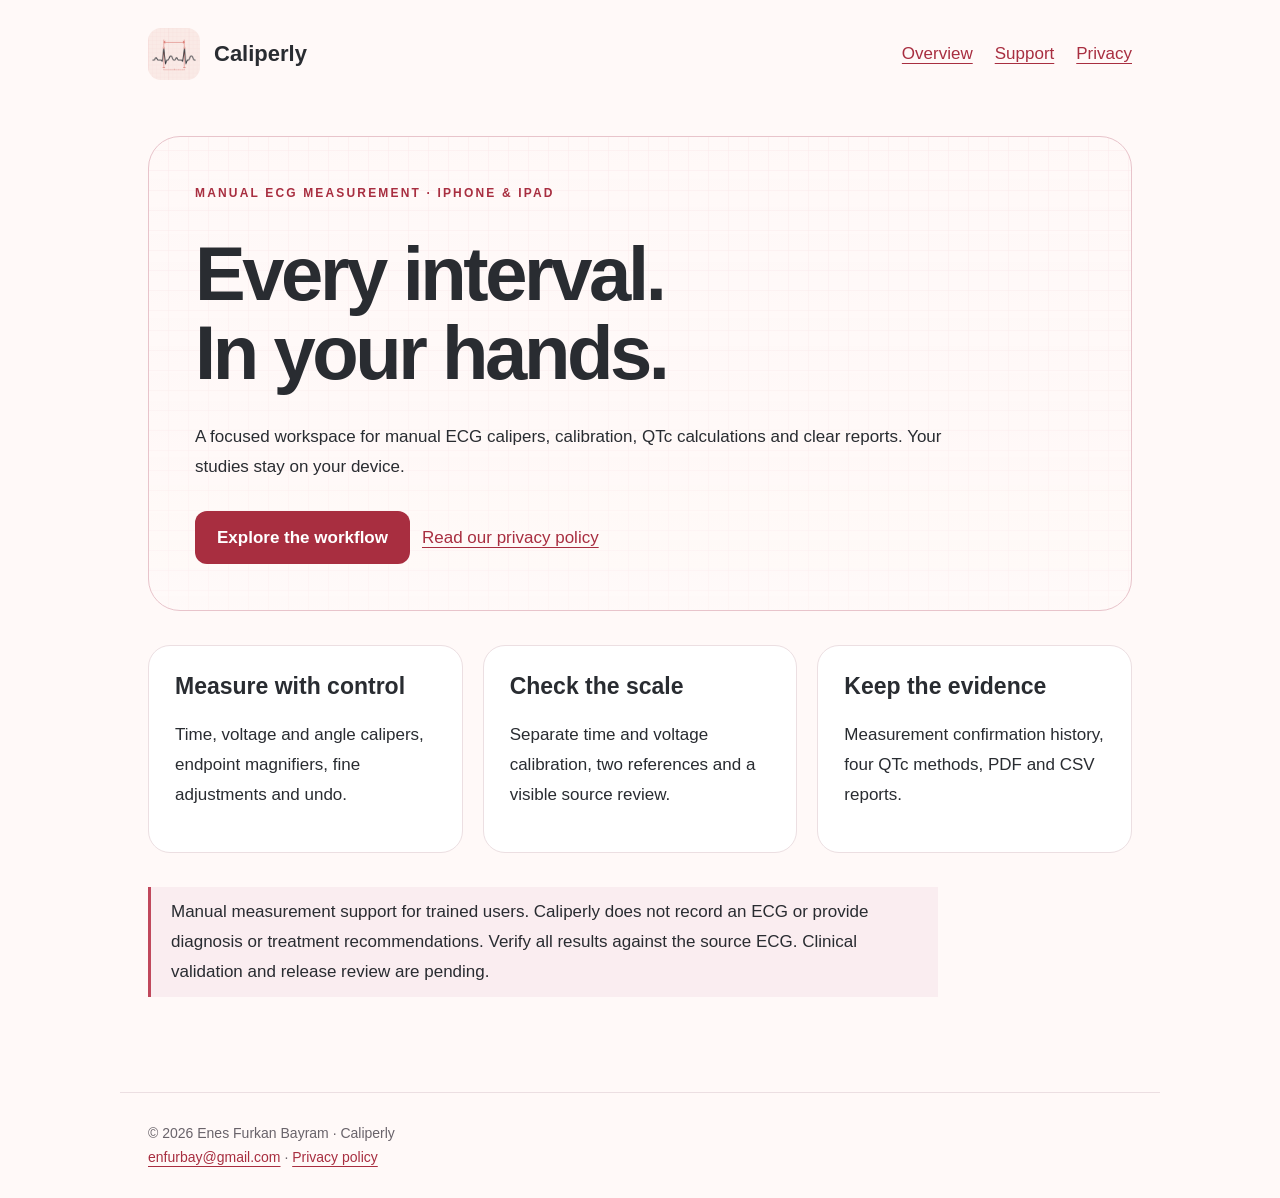
<file: index.html>
<!doctype html><html lang="en"><head><meta charset="utf-8"><meta name="viewport" content="width=device-width,initial-scale=1"><meta name="description" content="ECG calipers. Made for focus. — Caliperly manual ECG measurement tools for iPhone and iPad."><title>ECG calipers. Made for focus. | Caliperly</title><link rel="icon" href="icon.png"><link rel="stylesheet" href="style.css"></head><body><header><a class="brand" href="index.html"><img src="icon.png" alt="Caliperly icon">Caliperly</a><nav><a href="index.html">Overview</a><a href="support.html">Support</a><a href="privacy-policy.html">Privacy</a></nav></header><main><section class="hero"><div class="eyebrow">MANUAL ECG MEASUREMENT · IPHONE & IPAD</div><h1>Every interval.<br>In your hands.</h1><p>A focused workspace for manual ECG calipers, calibration, QTc calculations and clear reports. Your studies stay on your device.</p><a class="button" href="support.html">Explore the workflow</a><a href="privacy-policy.html">Read our privacy policy</a></section><section class="grid"><div class="card"><h2>Measure with control</h2><p>Time, voltage and angle calipers, endpoint magnifiers, fine adjustments and undo.</p></div><div class="card"><h2>Check the scale</h2><p>Separate time and voltage calibration, two references and a visible source review.</p></div><div class="card"><h2>Keep the evidence</h2><p>Measurement confirmation history, four QTc methods, PDF and CSV reports.</p></div></section><p class="notice">Manual measurement support for trained users. Caliperly does not record an ECG or provide diagnosis or treatment recommendations. Verify all results against the source ECG. Clinical validation and release review are pending.</p></main><footer>© 2026 Enes Furkan Bayram · Caliperly<br><a href="mailto:enfurbay@gmail.com">enfurbay@gmail.com</a> · <a href="privacy-policy.html">Privacy policy</a></footer></body></html>
</file>
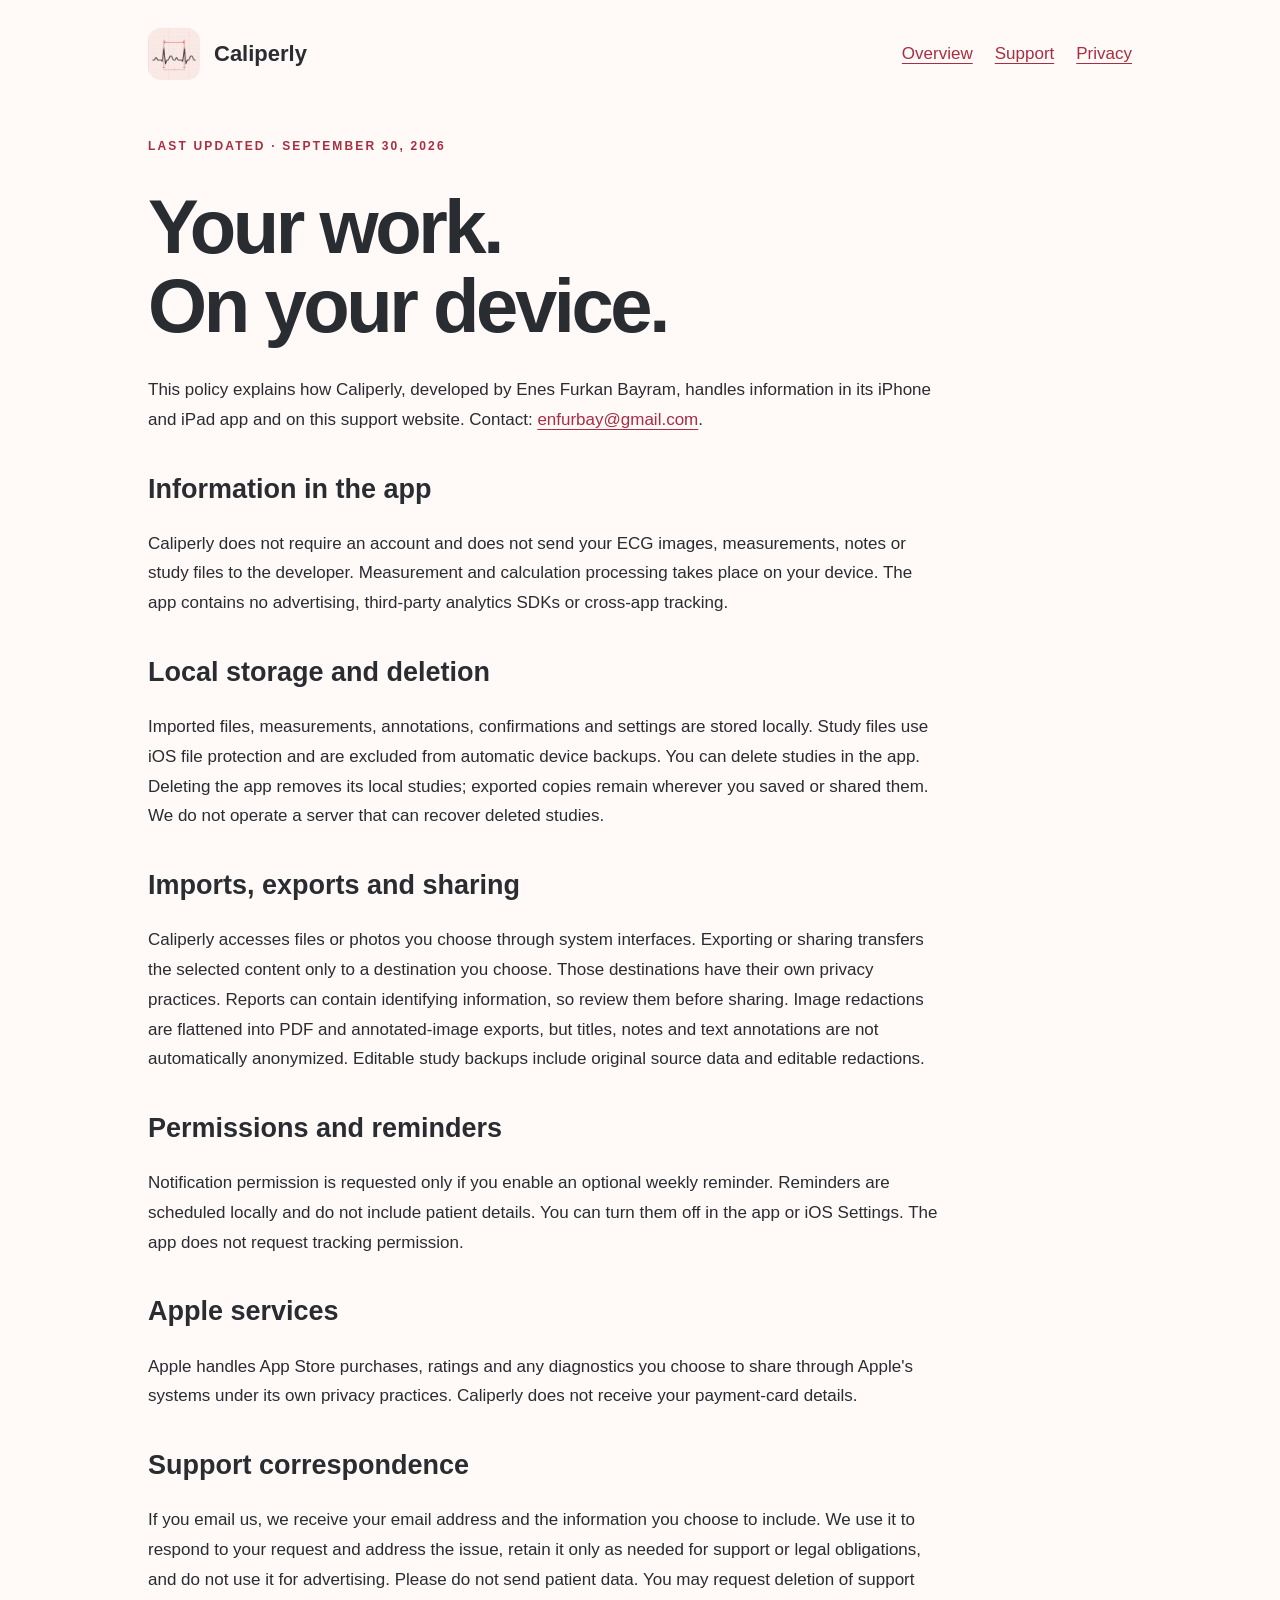
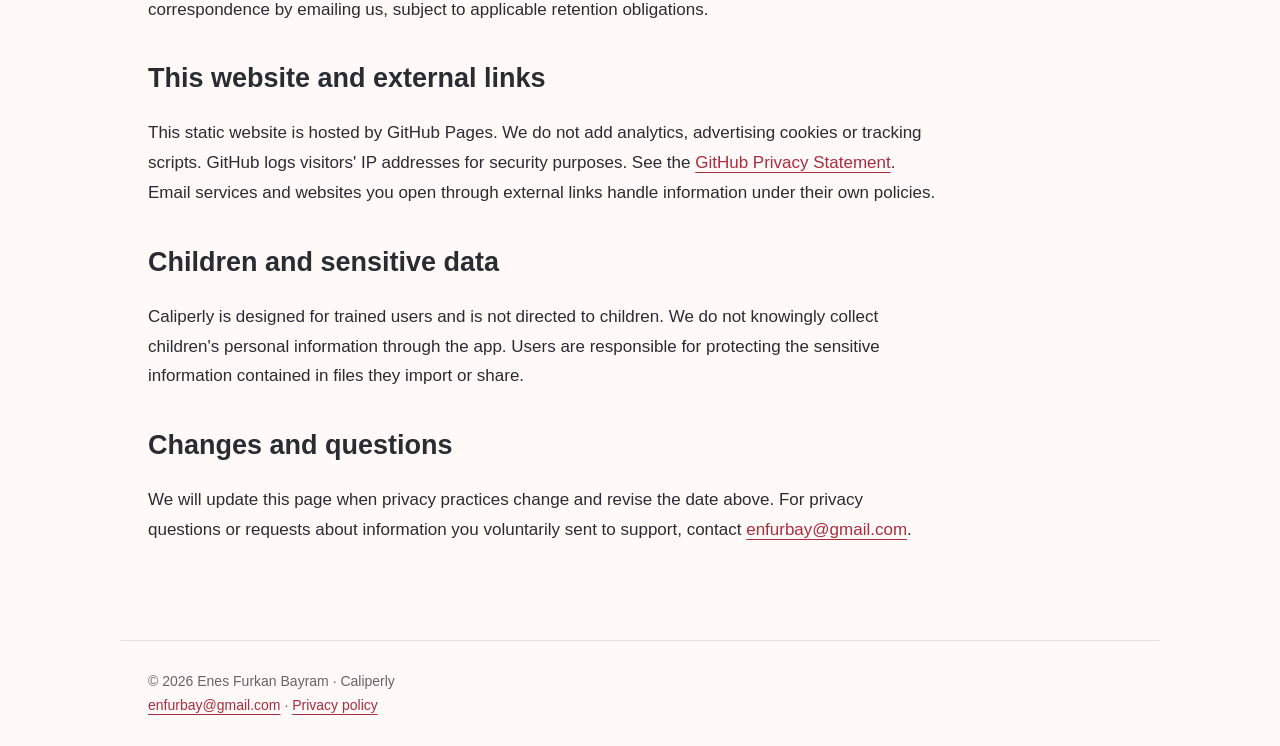
<file: privacy-policy.html>
<!doctype html><html lang="en"><head><meta charset="utf-8"><meta name="viewport" content="width=device-width,initial-scale=1"><meta name="description" content="Privacy policy — Caliperly manual ECG measurement tools for iPhone and iPad."><title>Privacy policy | Caliperly</title><link rel="icon" href="icon.png"><link rel="stylesheet" href="style.css"></head><body><header><a class="brand" href="index.html"><img src="icon.png" alt="Caliperly icon">Caliperly</a><nav><a href="index.html">Overview</a><a href="support.html">Support</a><a href="privacy-policy.html">Privacy</a></nav></header><main><div class="eyebrow">LAST UPDATED · SEPTEMBER 30, 2026</div><h1>Your work.<br>On your device.</h1><p>This policy explains how Caliperly, developed by Enes Furkan Bayram, handles information in its iPhone and iPad app and on this support website. Contact: <a href="mailto:enfurbay@gmail.com">enfurbay@gmail.com</a>.</p><h2>Information in the app</h2><p>Caliperly does not require an account and does not send your ECG images, measurements, notes or study files to the developer. Measurement and calculation processing takes place on your device. The app contains no advertising, third-party analytics SDKs or cross-app tracking.</p><h2>Local storage and deletion</h2><p>Imported files, measurements, annotations, confirmations and settings are stored locally. Study files use iOS file protection and are excluded from automatic device backups. You can delete studies in the app. Deleting the app removes its local studies; exported copies remain wherever you saved or shared them. We do not operate a server that can recover deleted studies.</p><h2>Imports, exports and sharing</h2><p>Caliperly accesses files or photos you choose through system interfaces. Exporting or sharing transfers the selected content only to a destination you choose. Those destinations have their own privacy practices. Reports can contain identifying information, so review them before sharing. Image redactions are flattened into PDF and annotated-image exports, but titles, notes and text annotations are not automatically anonymized. Editable study backups include original source data and editable redactions.</p><h2>Permissions and reminders</h2><p>Notification permission is requested only if you enable an optional weekly reminder. Reminders are scheduled locally and do not include patient details. You can turn them off in the app or iOS Settings. The app does not request tracking permission.</p><h2>Apple services</h2><p>Apple handles App Store purchases, ratings and any diagnostics you choose to share through Apple's systems under its own privacy practices. Caliperly does not receive your payment-card details.</p><h2>Support correspondence</h2><p>If you email us, we receive your email address and the information you choose to include. We use it to respond to your request and address the issue, retain it only as needed for support or legal obligations, and do not use it for advertising. Please do not send patient data. You may request deletion of support correspondence by emailing us, subject to applicable retention obligations.</p><h2>This website and external links</h2><p>This static website is hosted by GitHub Pages. We do not add analytics, advertising cookies or tracking scripts. GitHub logs visitors' IP addresses for security purposes. See the <a href="https://docs.github.com/en/site-policy/privacy-policies/github-general-privacy-statement">GitHub Privacy Statement</a>. Email services and websites you open through external links handle information under their own policies.</p><h2>Children and sensitive data</h2><p>Caliperly is designed for trained users and is not directed to children. We do not knowingly collect children's personal information through the app. Users are responsible for protecting the sensitive information contained in files they import or share.</p><h2>Changes and questions</h2><p>We will update this page when privacy practices change and revise the date above. For privacy questions or requests about information you voluntarily sent to support, contact <a href="mailto:enfurbay@gmail.com">enfurbay@gmail.com</a>.</p></main><footer>© 2026 Enes Furkan Bayram · Caliperly<br><a href="mailto:enfurbay@gmail.com">enfurbay@gmail.com</a> · <a href="privacy-policy.html">Privacy policy</a></footer></body></html>
</file>
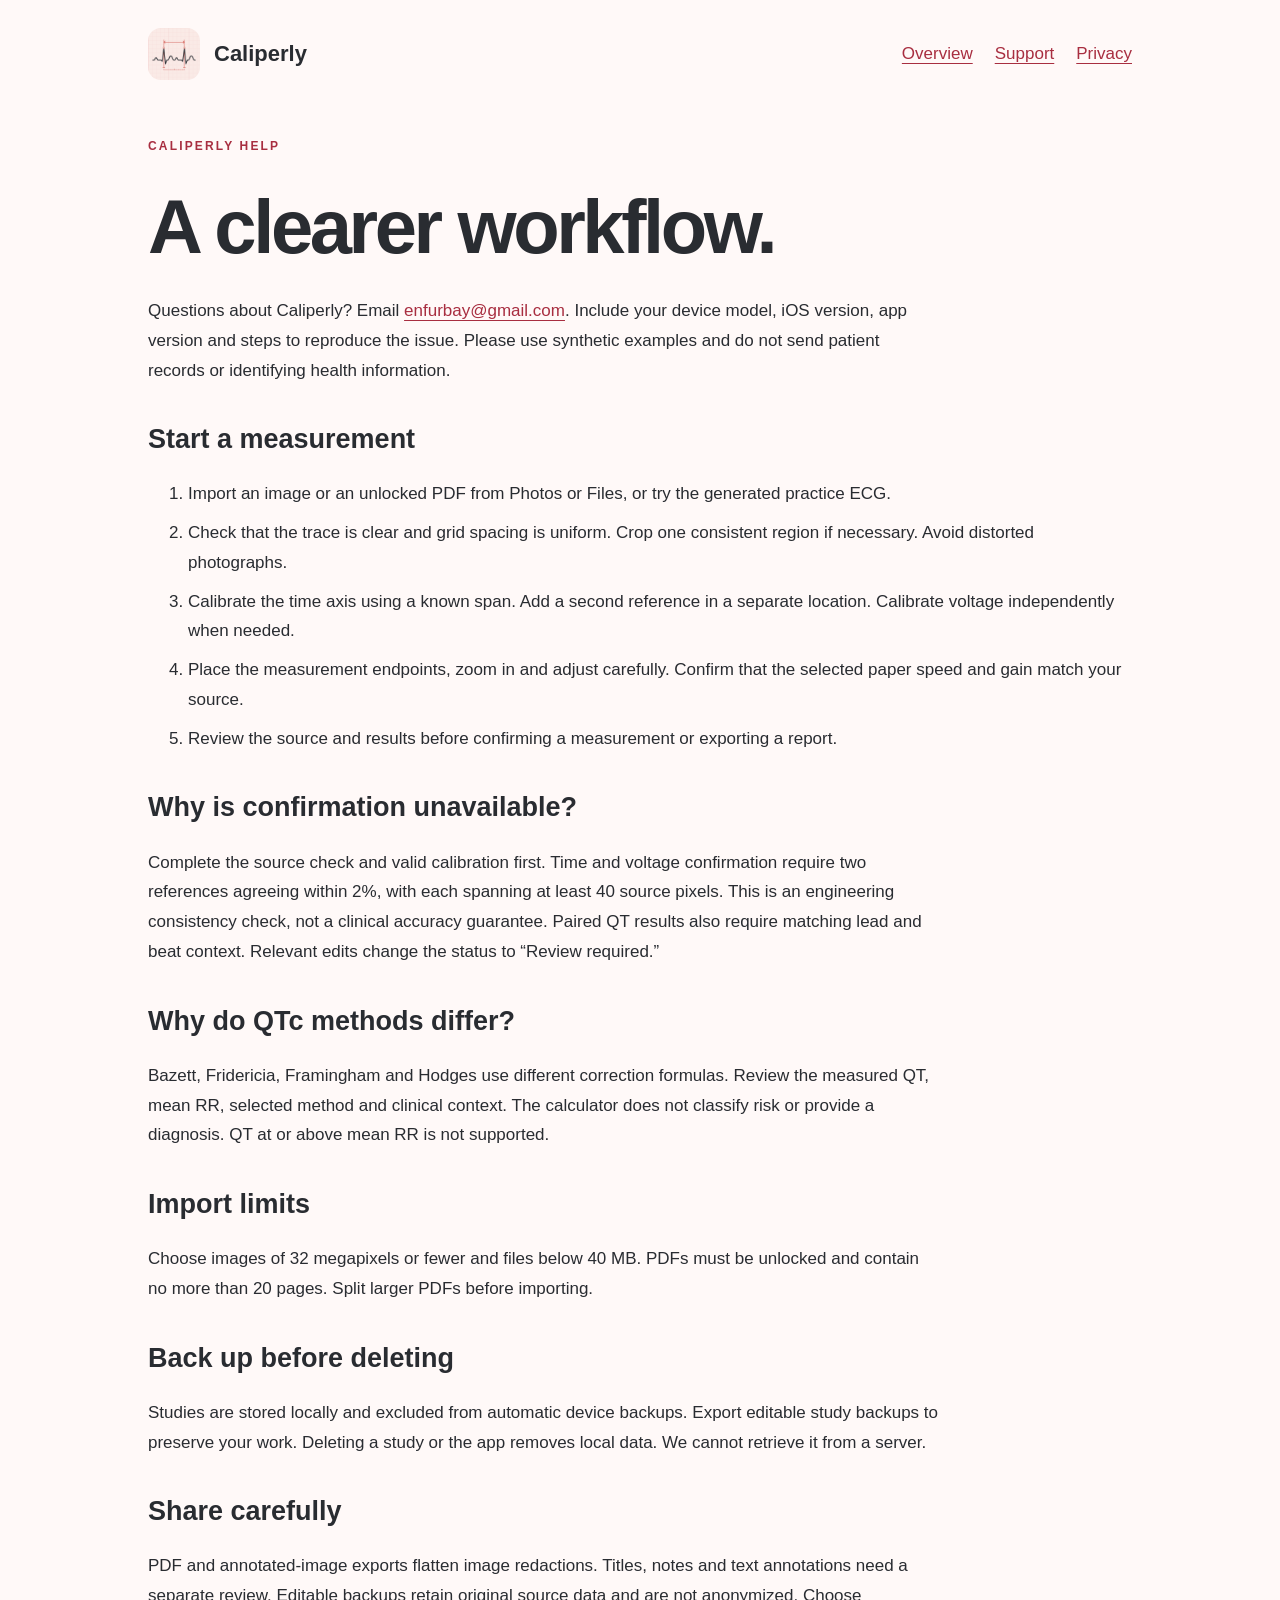
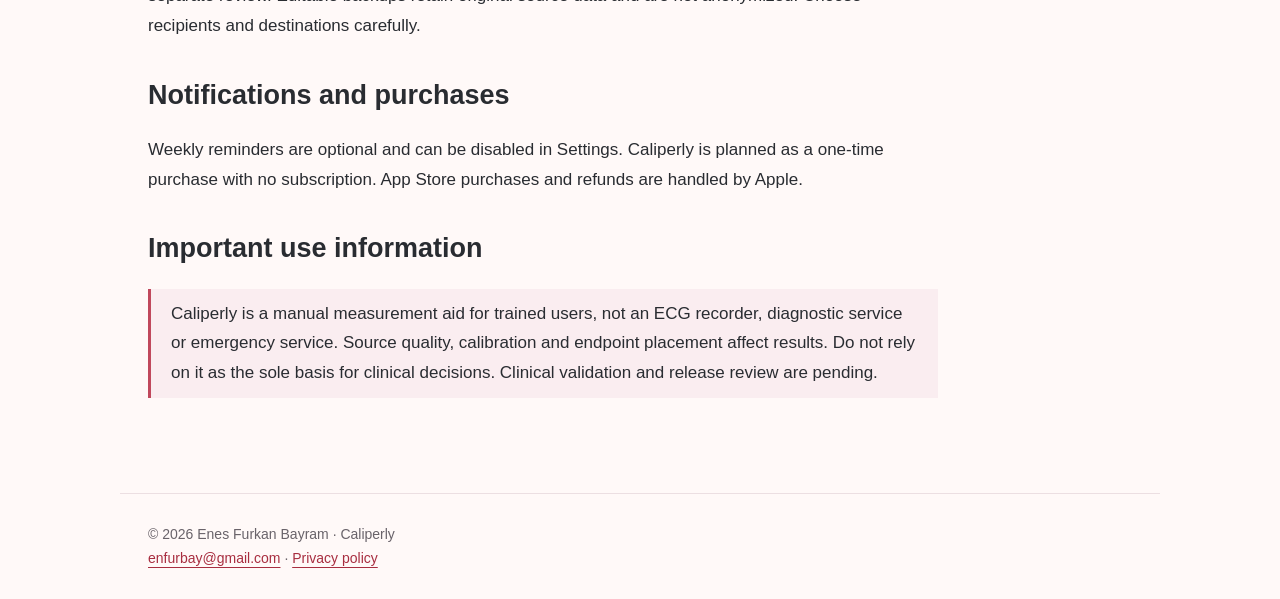
<file: support.html>
<!doctype html><html lang="en"><head><meta charset="utf-8"><meta name="viewport" content="width=device-width,initial-scale=1"><meta name="description" content="Support — Caliperly manual ECG measurement tools for iPhone and iPad."><title>Support | Caliperly</title><link rel="icon" href="icon.png"><link rel="stylesheet" href="style.css"></head><body><header><a class="brand" href="index.html"><img src="icon.png" alt="Caliperly icon">Caliperly</a><nav><a href="index.html">Overview</a><a href="support.html">Support</a><a href="privacy-policy.html">Privacy</a></nav></header><main><div class="eyebrow">CALIPERLY HELP</div><h1>A clearer workflow.</h1><p>Questions about Caliperly? Email <a href="mailto:enfurbay@gmail.com?subject=Caliperly%20support">enfurbay@gmail.com</a>. Include your device model, iOS version, app version and steps to reproduce the issue. Please use synthetic examples and do not send patient records or identifying health information.</p><h2>Start a measurement</h2><ol><li>Import an image or an unlocked PDF from Photos or Files, or try the generated practice ECG.</li><li>Check that the trace is clear and grid spacing is uniform. Crop one consistent region if necessary. Avoid distorted photographs.</li><li>Calibrate the time axis using a known span. Add a second reference in a separate location. Calibrate voltage independently when needed.</li><li>Place the measurement endpoints, zoom in and adjust carefully. Confirm that the selected paper speed and gain match your source.</li><li>Review the source and results before confirming a measurement or exporting a report.</li></ol><h2>Why is confirmation unavailable?</h2><p>Complete the source check and valid calibration first. Time and voltage confirmation require two references agreeing within 2%, with each spanning at least 40 source pixels. This is an engineering consistency check, not a clinical accuracy guarantee. Paired QT results also require matching lead and beat context. Relevant edits change the status to “Review required.”</p><h2>Why do QTc methods differ?</h2><p>Bazett, Fridericia, Framingham and Hodges use different correction formulas. Review the measured QT, mean RR, selected method and clinical context. The calculator does not classify risk or provide a diagnosis. QT at or above mean RR is not supported.</p><h2>Import limits</h2><p>Choose images of 32 megapixels or fewer and files below 40 MB. PDFs must be unlocked and contain no more than 20 pages. Split larger PDFs before importing.</p><h2>Back up before deleting</h2><p>Studies are stored locally and excluded from automatic device backups. Export editable study backups to preserve your work. Deleting a study or the app removes local data. We cannot retrieve it from a server.</p><h2>Share carefully</h2><p>PDF and annotated-image exports flatten image redactions. Titles, notes and text annotations need a separate review. Editable backups retain original source data and are not anonymized. Choose recipients and destinations carefully.</p><h2>Notifications and purchases</h2><p>Weekly reminders are optional and can be disabled in Settings. Caliperly is planned as a one-time purchase with no subscription. App Store purchases and refunds are handled by Apple.</p><h2>Important use information</h2><p class="notice">Caliperly is a manual measurement aid for trained users, not an ECG recorder, diagnostic service or emergency service. Source quality, calibration and endpoint placement affect results. Do not rely on it as the sole basis for clinical decisions. Clinical validation and release review are pending.</p></main><footer>© 2026 Enes Furkan Bayram · Caliperly<br><a href="mailto:enfurbay@gmail.com">enfurbay@gmail.com</a> · <a href="privacy-policy.html">Privacy policy</a></footer></body></html>
</file>
<file: style.css>
*{box-sizing:border-box}body{margin:0;color:#292c31;background:#fff9f8;font:17px/1.75 -apple-system,BlinkMacSystemFont,"Segoe UI",sans-serif}header,main,footer{max-width:1040px;margin:auto;padding:28px}header{display:flex;align-items:center;justify-content:space-between;gap:24px}a{color:#a82e40;text-underline-offset:4px}nav{display:flex;gap:22px}.brand{display:flex;align-items:center;gap:14px;font-size:22px;font-weight:700;color:inherit;text-decoration:none}.brand img{width:52px;border-radius:13px}h1{font-size:clamp(40px,7vw,76px);line-height:1.04;letter-spacing:-.045em;margin:30px 0}h2{font-size:27px;line-height:1.25;margin-top:38px}p{max-width:790px}.eyebrow{font-size:12px;letter-spacing:.18em;color:#a82e40;font-weight:700}.hero{padding:46px;border:1px solid #e8c4cb;border-radius:32px;background:linear-gradient(#fff9f8dd,#fff9f8ee),repeating-linear-gradient(0deg,transparent 0 19px,#de8294 20px),repeating-linear-gradient(90deg,transparent 0 19px,#de8294 20px)}.button{display:inline-block;padding:12px 22px;border-radius:12px;background:#a82e40;color:white;text-decoration:none;font-weight:600;margin:12px 12px 0 0}.grid{display:grid;grid-template-columns:repeat(auto-fit,minmax(240px,1fr));gap:20px;margin:34px 0}.card{background:#fff;border:1px solid #ecdfe2;border-radius:22px;padding:26px}.card h2{margin-top:0;font-size:23px}footer{border-top:1px solid #ecdfe2;color:#69636a;font-size:14px;margin-top:50px}.notice{border-left:3px solid #c0485c;padding:10px 20px;background:#faedf0}li{margin:9px 0}@media(max-width:580px){header{align-items:flex-start;flex-direction:column}header,main,footer{padding:22px}.hero{padding:26px}nav{font-size:15px}}
</file>
